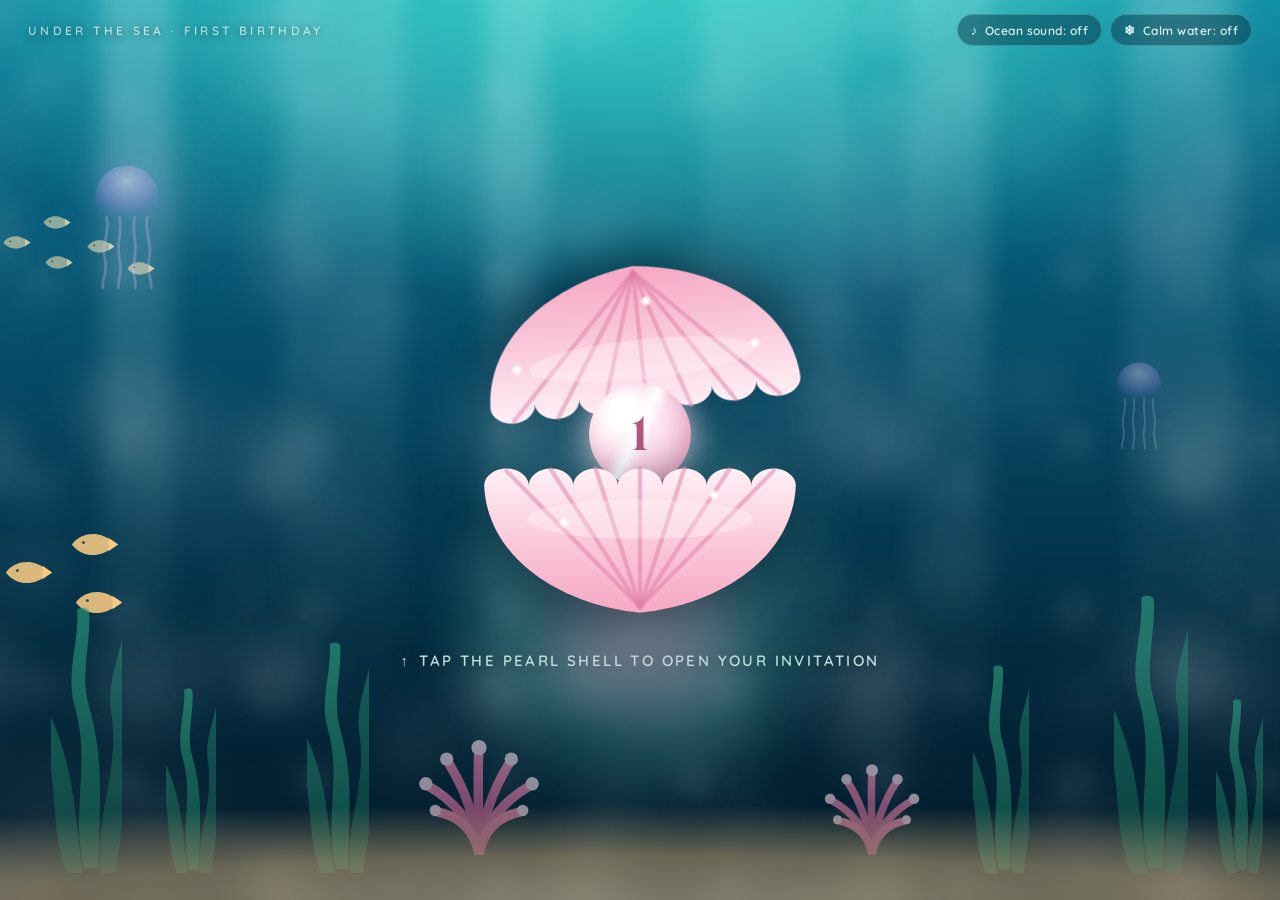
<file: index.html>
<!DOCTYPE html>
<html lang="en">
<head>
<meta charset="UTF-8" />
<meta name="viewport" content="width=device-width, initial-scale=1.0" />
<title>Lavya turns ONE &middot; A Mermaid Birthday Invitation</title>
<meta name="description" content="You are invited under the sea! Lavya's first birthday mermaid party invitation." />
<meta name="theme-color" content="#03202f" />
<link rel="preconnect" href="https://fonts.googleapis.com" />
<link rel="preconnect" href="https://fonts.gstatic.com" crossorigin />
<link href="https://fonts.googleapis.com/css2?family=Gloock&family=Quicksand:wght@400;500;600;700&display=swap" rel="stylesheet" />
<link rel="stylesheet" href="styles.css" />
<link rel="icon" href="data:image/svg+xml,<svg xmlns='http://www.w3.org/2000/svg' viewBox='0 0 100 100'><text y='.9em' font-size='90'>&#127756;</text></svg>" />
</head>
<body>

<!-- ============ OCEAN BACKDROP ============ -->
<div class="ocean" aria-hidden="true">
  <div class="water-tint"></div>
  <div class="caustics"></div>
  <div class="caustics caustics--two"></div>

  <div class="sunrays">
    <span style="--x:8%;  --w:70px;  --d:0s;    --o:.30"></span>
    <span style="--x:22%; --w:120px; --d:-4s;   --o:.20"></span>
    <span style="--x:38%; --w:60px;  --d:-9s;   --o:.26"></span>
    <span style="--x:55%; --w:140px; --d:-2.5s; --o:.16"></span>
    <span style="--x:71%; --w:80px;  --d:-6.5s; --o:.24"></span>
    <span style="--x:88%; --w:110px; --d:-11s;  --o:.18"></span>
  </div>

  <!-- plankton / glitter motes -->
  <div class="motes" id="motes"></div>

  <!-- fish schools -->
  <div class="school school--far">
    <svg class="fish" viewBox="0 0 60 30"><use href="#fish-shape" /></svg>
    <svg class="fish" viewBox="0 0 60 30"><use href="#fish-shape" /></svg>
    <svg class="fish" viewBox="0 0 60 30"><use href="#fish-shape" /></svg>
    <svg class="fish" viewBox="0 0 60 30"><use href="#fish-shape" /></svg>
    <svg class="fish" viewBox="0 0 60 30"><use href="#fish-shape" /></svg>
  </div>
  <div class="school school--near">
    <svg class="fish" viewBox="0 0 60 30"><use href="#fish-shape" /></svg>
    <svg class="fish" viewBox="0 0 60 30"><use href="#fish-shape" /></svg>
    <svg class="fish" viewBox="0 0 60 30"><use href="#fish-shape" /></svg>
  </div>

  <!-- jellyfish -->
  <div class="jelly jelly--1"><svg viewBox="0 0 80 140"><use href="#jelly-shape" /></svg></div>
  <div class="jelly jelly--2"><svg viewBox="0 0 80 140"><use href="#jelly-shape" /></svg></div>

  <!-- sea floor: sand, corals, kelp -->
  <div class="seabed">
    <div class="kelp-field">
      <svg class="kelp" style="--kx:4%;  --ks:1.15; --kd:0s"    viewBox="0 0 60 224"><use href="#kelp-shape" /></svg>
      <svg class="kelp" style="--kx:13%; --ks:.8;   --kd:-1.4s" viewBox="0 0 60 224"><use href="#kelp-shape" /></svg>
      <svg class="kelp" style="--kx:24%; --ks:1;    --kd:-2.2s" viewBox="0 0 60 224"><use href="#kelp-shape" /></svg>
      <svg class="kelp" style="--kx:76%; --ks:.9;   --kd:-.7s"  viewBox="0 0 60 224"><use href="#kelp-shape" /></svg>
      <svg class="kelp" style="--kx:87%; --ks:1.2;  --kd:-3s"   viewBox="0 0 60 224"><use href="#kelp-shape" /></svg>
      <svg class="kelp" style="--kx:95%; --ks:.75;  --kd:-1.9s" viewBox="0 0 60 224"><use href="#kelp-shape" /></svg>
    </div>
    <svg class="coral coral--left"  viewBox="0 0 200 140"><use href="#coral-shape" /></svg>
    <svg class="coral coral--right" viewBox="0 0 200 140"><use href="#coral-shape" /></svg>
    <div class="sand"></div>
  </div>

  <!-- bubbles are injected here -->
  <div class="bubbles" id="bubbles"></div>
</div>

<!-- ============ TOP BAR ============ -->
<header class="topbar">
  <p class="topbar__label">Under the Sea &middot; First Birthday</p>
  <div class="topbar__controls">
    <button id="sound-toggle" class="chip" type="button" aria-pressed="false"
            title="Ambient ocean sound (generated live, no downloads)">
      <span class="chip__icon" aria-hidden="true">&#9834;</span>
      <span class="chip__text">Ocean sound: off</span>
    </button>
    <button id="motion-toggle" class="chip" type="button" aria-pressed="false"
            title="Pause the swimming, drifting and shimmering">
      <span class="chip__icon" aria-hidden="true">&#10052;</span>
      <span class="chip__text">Calm water: off</span>
    </button>
  </div>
</header>

<!-- ============ STAGE ============ -->
<main class="stage">

  <!-- ---- Sealed shell (the "envelope") ---- -->
  <section class="seal" id="seal">
    <div class="seal__glow"></div>

    <button class="shell" id="shell-btn" type="button" aria-expanded="false" aria-controls="card"
            aria-label="Open the invitation">
      <svg class="shell__half shell__half--back" viewBox="0 0 240 118" aria-hidden="true">
        <use href="#shell-shape" />
      </svg>

      <span class="pearl" aria-hidden="true">
        <span class="pearl__shine"></span>
        <span class="pearl__one">1</span>
      </span>

      <svg class="shell__half shell__half--front" viewBox="0 0 240 118" aria-hidden="true">
        <use href="#shell-shape" />
      </svg>

      <span class="shell__sparkles" aria-hidden="true">
        <i style="--sx:12%; --sy:26%; --sd:0s"></i>
        <i style="--sx:82%; --sy:18%; --sd:.6s"></i>
        <i style="--sx:50%; --sy:6%;  --sd:1.1s"></i>
        <i style="--sx:26%; --sy:70%; --sd:1.7s"></i>
        <i style="--sx:70%; --sy:62%; --sd:2.3s"></i>
      </span>
    </button>

    <p class="seal__hint">
      <span class="seal__hint-arrow" aria-hidden="true">&#8593;</span>
      Tap the pearl shell to open your invitation
    </p>
  </section>

  <!-- ---- The invitation ---- -->
  <article class="card" id="card" aria-hidden="true">
    <div class="card__scales" aria-hidden="true"></div>
    <div class="card__shimmer" aria-hidden="true"></div>
    <div class="card__foam" aria-hidden="true"></div>

    <div class="card__inner">
     <div class="card__side">
      <p class="card__eyebrow reveal" style="--r:1">
        <span class="card__eyebrow-line" aria-hidden="true"></span>
        <span class="card__eyebrow-text">A mermaid party is bubbling up</span>
        <span class="card__eyebrow-line" aria-hidden="true"></span>
      </p>

      <h1 class="name reveal" style="--r:2">
        <span class="name__letters" id="name-letters" aria-label="Lavya"></span>
      </h1>

      <p class="turns reveal" style="--r:3">
        is splashing into
        <span class="turns__one">
          <span class="turns__one-text">ONE</span>
          <svg class="turns__crown" viewBox="0 0 120 60" aria-hidden="true"><use href="#crown-shape" /></svg>
        </span>
      </p>

      <div class="tail-wrap reveal" style="--r:4" aria-hidden="true">
        <svg class="tail" viewBox="0 0 320 220"><use href="#tail-shape" /></svg>
        <div class="tail-splash"><i></i><i></i><i></i><i></i><i></i><i></i></div>
      </div>

     </div>

     <div class="card__main">
      <dl class="details">
        <div class="details__item reveal" style="--r:5">
          <dt><span class="details__ico" aria-hidden="true">&#9788;</span>When</dt>
          <dd>
            <span id="d-when">Saturday, 12 September 2026</span><br />
            <span class="details__sub" id="d-time">4:00 pm &ndash; 7:00 pm</span>
          </dd>
        </div>
        <div class="details__item reveal" style="--r:6">
          <dt><span class="details__ico" aria-hidden="true">&#9875;</span>Where</dt>
          <dd>
            <span id="d-where">The Coral Cove Banquet Hall</span><br />
            <span class="details__sub" id="d-address">14 Pearl Street, Seaside Gardens</span>
          </dd>
        </div>
        <div class="details__item reveal" style="--r:7">
          <dt><span class="details__ico" aria-hidden="true">&#10047;</span>Dress code</dt>
          <dd id="d-dress">Ocean blues, seafoam greens &amp; a sprinkle of shimmer</dd>
        </div>
      </dl>

      <p class="note reveal" style="--r:8" id="d-note">
        Bring your fins &mdash; there will be cake, bubbles and a treasure hunt for tiny hands.
      </p>

      <div class="actions reveal" style="--r:9">
        <button class="btn btn--primary" id="rsvp-btn" type="button">
          <span>I&rsquo;ll be there!</span>
        </button>
        <button class="btn btn--ghost" id="cal-btn" type="button">Save the date</button>
        <button class="btn btn--ghost" id="share-btn" type="button">Share</button>
      </div>

      <p class="rsvp-line reveal" style="--r:10">
        RSVP to <a id="d-rsvp-link" href="tel:+910000000000">Mum &amp; Dad</a> by <span id="d-rsvp-by">5 September</span>
      </p>

      <p class="signature reveal" style="--r:11">
        With love, from the little mermaid herself
        <span class="signature__name">Lavya</span>
      </p>
     </div>
    </div>

    <button class="card__close" id="card-close" type="button" aria-label="Close the invitation">&times;</button>
  </article>
</main>

<!-- confetti / celebration layer -->
<div class="celebrate" id="celebrate" aria-hidden="true"></div>

<!-- toast -->
<div class="toast" id="toast" role="status" aria-live="polite"></div>

<!-- cursor bubble trail -->
<div class="trail" id="trail" aria-hidden="true"></div>

<!-- ============ SVG SPRITE ============ -->
<svg class="sprite" aria-hidden="true" focusable="false">
  <defs>
    <linearGradient id="g-shell" x1="0" y1="1" x2="0" y2="0">
      <stop offset="0%"   stop-color="#f7a8c4" />
      <stop offset="45%"  stop-color="#f9c6d8" />
      <stop offset="100%" stop-color="#fff0f6" />
    </linearGradient>
    <linearGradient id="g-tail" x1="0" y1="0" x2="1" y2="1">
      <stop offset="0%"   stop-color="#5ff2d0" />
      <stop offset="40%"  stop-color="#28c2c8" />
      <stop offset="75%"  stop-color="#4b7ede" />
      <stop offset="100%" stop-color="#9a6ce0" />
    </linearGradient>
    <linearGradient id="g-kelp" x1="0" y1="1" x2="0" y2="0">
      <stop offset="0%"   stop-color="#0d5d4e" />
      <stop offset="100%" stop-color="#2fa07f" />
    </linearGradient>
    <linearGradient id="g-coral" x1="0" y1="1" x2="0" y2="0">
      <stop offset="0%"   stop-color="#b0468a" />
      <stop offset="100%" stop-color="#ff8bb5" />
    </linearGradient>
    <linearGradient id="g-crown" x1="0" y1="1" x2="1" y2="0">
      <stop offset="0%"   stop-color="#ffd166" />
      <stop offset="100%" stop-color="#fff3c4" />
    </linearGradient>
    <radialGradient id="g-jelly" cx="50%" cy="30%" r="70%">
      <stop offset="0%"   stop-color="#ffe6fb" stop-opacity=".95" />
      <stop offset="60%"  stop-color="#d09bff" stop-opacity=".55" />
      <stop offset="100%" stop-color="#8f6cff" stop-opacity=".08" />
    </radialGradient>
  </defs>

  <!-- scallop shell: apex (hinge) at bottom centre, scalloped rim at the top -->
  <g id="shell-shape">
    <path fill="url(#g-shell)" d="M120 112C62 106 12 72 10 22a15.72 12 0 0 1 31.43 0a15.72 12 0 0 1 31.43 0a15.72 12 0 0 1 31.43 0a15.72 12 0 0 1 31.43 0a15.72 12 0 0 1 31.43 0a15.72 12 0 0 1 31.43 0a15.72 12 0 0 1 31.43 0C228 72 178 106 120 112Z" />
    <g stroke="#e07fa8" stroke-opacity=".5" stroke-width="3" fill="none" stroke-linecap="round">
      <path d="M120 108 25.7 12" />
      <path d="M120 108 57.1 11" />
      <path d="M120 108 88.6 10" />
      <path d="M120 108V10" />
      <path d="M120 108 151.4 10" />
      <path d="M120 108 182.9 11" />
      <path d="M120 108 214.3 12" />
    </g>
    <ellipse cx="120" cy="46" rx="80" ry="14" fill="#ffffff" fill-opacity=".28" />
  </g>

  <!-- mermaid tail: body tapering into two flukes -->
  <g id="tail-shape">
    <path fill="url(#g-tail)" d="M140 0c-8 40-12 80 6 118C100 130 40 160 12 214c48-8 106-38 148-74 42 36 100 66 148 74-28-54-88-84-134-96 18-38 14-78 6-118Z" />
    <g stroke="#ffffff" stroke-opacity=".35" stroke-width="3" fill="none" stroke-linecap="round">
      <path d="M160 140 60 196" /><path d="M160 140 96 186" /><path d="M160 140 126 168" />
      <path d="M160 140 260 196" /><path d="M160 140 224 186" /><path d="M160 140 194 168" />
    </g>
    <g fill="#ffffff" fill-opacity=".3">
      <circle cx="160" cy="16" r="8" /><circle cx="146" cy="40" r="8" /><circle cx="174" cy="40" r="8" />
      <circle cx="160" cy="64" r="8" /><circle cx="144" cy="88" r="8" /><circle cx="176" cy="88" r="8" />
      <circle cx="160" cy="110" r="7" />
    </g>
    <path fill="#ffffff" fill-opacity=".3" d="M140 0c-5 26-8 52-3 76 2-22 5-46 11-70Z" />
  </g>

  <!-- kelp: a cluster of tapering blades -->
  <g id="kelp-shape">
    <g fill="url(#g-kelp)">
      <path d="M28 220C16 172 34 132 20 84 12 56 24 30 22 2c4-2 8-2 10 1 2 29-8 53 0 81 14 48 8 88 8 136Z" />
      <path opacity=".8" transform="translate(-13 8) rotate(-8 30 220)" d="M28 220C16 172 34 132 20 84 12 56 24 30 22 2c4-2 8-2 10 1 2 29-8 53 0 81 14 48 8 88 8 136Z" />
      <path opacity=".7" transform="translate(14 5) rotate(7 30 220)" d="M28 220C16 172 34 132 20 84 12 56 24 30 22 2c4-2 8-2 10 1 2 29-8 53 0 81 14 48 8 88 8 136Z" />
    </g>
  </g>

  <!-- coral: branching fan with polyp tips -->
  <g id="coral-shape">
    <g stroke="url(#g-coral)" stroke-width="10" stroke-linecap="round" fill="none">
      <path d="M100 138C92 100 66 78 44 66" />
      <path d="M100 138C96 96 80 62 66 40" />
      <path d="M100 138C100 92 98 58 100 28" />
      <path d="M100 138C104 96 120 62 134 40" />
      <path d="M100 138C108 100 134 78 156 66" />
      <path d="M100 138C94 110 76 98 54 94" />
      <path d="M100 138C106 110 124 98 146 94" />
    </g>
    <g fill="#ffe0ee">
      <circle cx="44" cy="65" r="7" /><circle cx="66" cy="39" r="7" /><circle cx="100" cy="27" r="8" />
      <circle cx="134" cy="39" r="7" /><circle cx="156" cy="65" r="7" />
      <circle cx="54" cy="93" r="6" /><circle cx="146" cy="93" r="6" />
    </g>
  </g>

  <!-- fish -->
  <g id="fish-shape">
    <path d="M6 15c8-11 22-13 32-9 8 3 13 8 16 9-3 1-8 6-16 9-10 4-24 2-32-9Z" fill="currentColor" />
    <path d="M54 15 44 8v14l10-7Z" fill="currentColor" />
    <circle cx="18" cy="13" r="1.6" fill="#03202f" fill-opacity=".7" />
  </g>

  <!-- jellyfish -->
  <g id="jelly-shape">
    <path d="M40 4c20 0 34 16 34 34 0 10-4 16-4 22H10c0-6-4-12-4-22C6 20 20 4 40 4Z" fill="url(#g-jelly)" />
    <g stroke="#e2b9ff" stroke-opacity=".55" stroke-width="3" stroke-linecap="round" fill="none">
      <path d="M18 60c4 18-6 26-2 44s-4 22-2 32" />
      <path d="M32 60c3 18-4 28 0 46s-3 20-1 30" />
      <path d="M48 60c-3 18 4 28 0 46s3 20 1 30" />
      <path d="M62 60c-4 18 6 26 2 44s4 22 2 32" />
    </g>
  </g>

  <!-- crown -->
  <g id="crown-shape">
    <path d="M6 54 18 16l20 20L60 6l22 30 20-20 12 38H6Z" fill="url(#g-crown)" />
    <g fill="#fff8e1"><circle cx="18" cy="14" r="6" /><circle cx="60" cy="5" r="7" /><circle cx="102" cy="14" r="6" /></g>
  </g>

  <!-- starfish (confetti) -->
  <path id="star-shape" d="M12 0l3.6 7.6 8.4 1.2-6 5.9 1.4 8.3L12 19l-7.4 4 1.4-8.3-6-5.9 8.4-1.2L12 0Z" />
</svg>

<script src="script.js"></script>
</body>
</html>
</file>
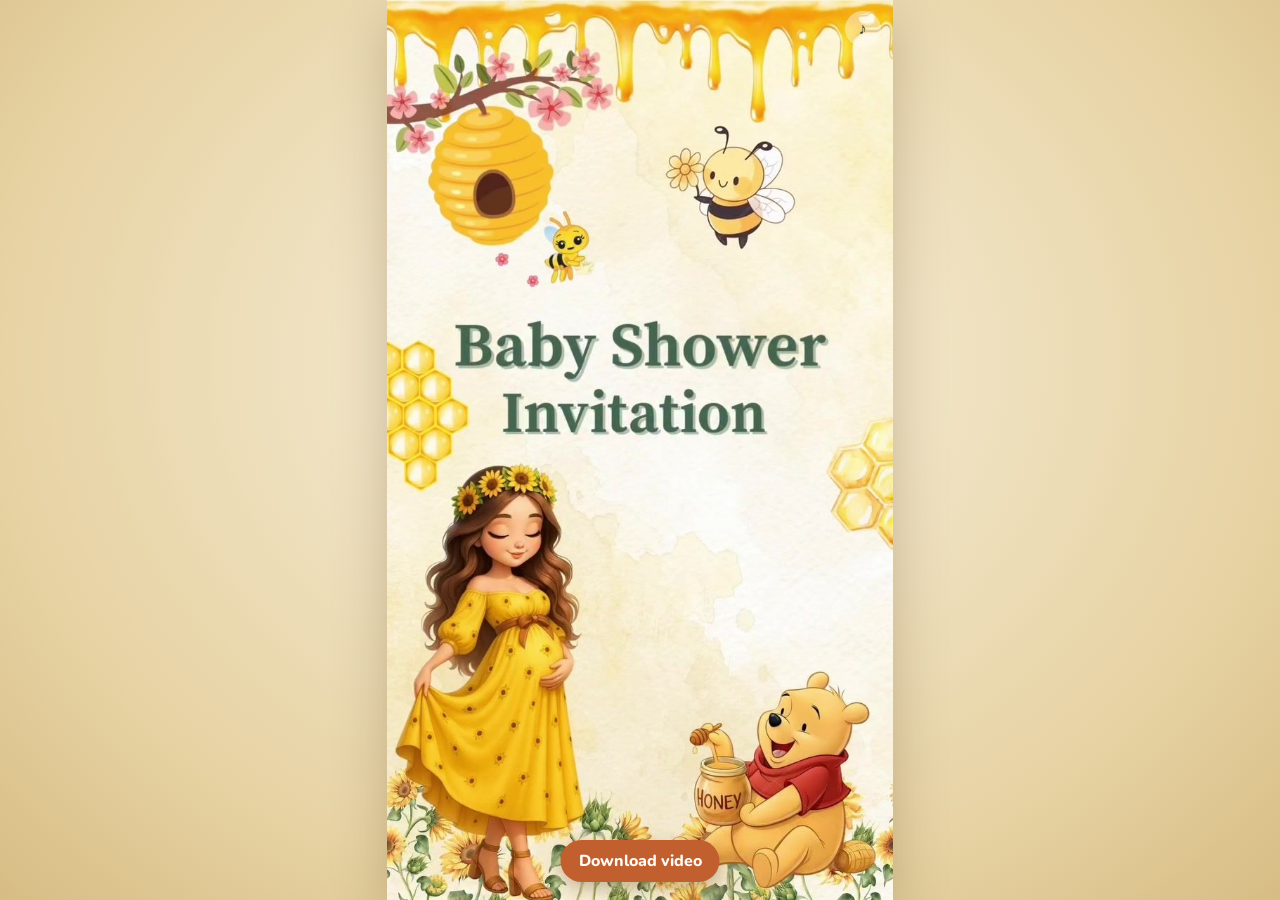
<file: invitation/index.html>
<!DOCTYPE html>
<html lang="en">
<head>
<meta charset="utf-8">
<meta name="viewport" content="width=device-width, initial-scale=1, viewport-fit=cover">
<title>Soumya's Baby Shower</title>
<script>
  if (new URLSearchParams(location.search).get("card") === "1") {
    document.documentElement.classList.add("card-only");
  }
</script>
<link rel="preconnect" href="https://fonts.googleapis.com">
<link rel="preconnect" href="https://fonts.gstatic.com" crossorigin>
<link href="https://fonts.googleapis.com/css2?family=Dancing+Script:wght@600;700&family=Nunito:wght@600;700;800&family=Playfair+Display:ital,wght@0,500;0,700;1,600;1,700&display=swap" rel="stylesheet">
<style>
  :root {
    --green: #3e5346;
    --green-deep: #314438;
    --rust: #c15f2e;
    --line: #a86b32;
    --cream: #f6edd8;
  }
  * { box-sizing: border-box; }
  html, body {
    margin: 0;
    height: 100%;
    background:
      radial-gradient(ellipse at 50% 40%, #f8f1df 0%, #e7d3a4 70%, #d7bc84 100%);
    color: var(--green);
    font-family: "Playfair Display", Georgia, serif;
  }
  body {
    min-height: 100%;
    display: grid;
    place-items: center;
  }
  .phone {
    position: relative;
    width: min(100vw, calc(100dvh * 9 / 16));
    height: min(100dvh, calc(100vw * 16 / 9));
    background: var(--cream);
    overflow: hidden;
    container-type: size;
    box-shadow: 0 18px 50px rgba(90, 60, 20, 0.28);
  }
  .scene {
    position: absolute;
    inset: 0;
    opacity: 0;
    pointer-events: none;
    transition: opacity 0.65s ease;
  }
  .scene.on { opacity: 1; pointer-events: auto; }
  .scene img {
    position: absolute;
    inset: 0;
    width: 100%;
    height: 100%;
    object-fit: cover;
    display: block;
  }
  .layer { opacity: 0; transition: opacity 0.7s ease; }
  .scene.on .layer.show { opacity: 1; }

  .s1 .full { opacity: 0; }
  .scene.on.s1 .full { animation: fade 0.9s ease 0.55s forwards; }

  .copy {
    position: absolute;
    left: 6%;
    right: 6%;
    text-align: center;
    z-index: 2;
  }
  .reveal { opacity: 0; transform: translateY(10px); }
  .scene.on .reveal { animation: rise 0.75s ease forwards; }
  .d1 { animation-delay: 0.25s; }
  .d2 { animation-delay: 0.7s; }
  .d3 { animation-delay: 1.15s; }
  .d4 { animation-delay: 1.7s; }
  .d5 { animation-delay: 2.25s; }
  .d6 { animation-delay: 2.75s; }
  .scene.on .d1 { animation-delay: 0.25s; }
  .scene.on .d2 { animation-delay: 0.7s; }
  .scene.on .d3 { animation-delay: 1.15s; }
  .scene.on .d4 { animation-delay: 1.7s; }
  .scene.on .d5 { animation-delay: 2.25s; }
  .scene.on .d6 { animation-delay: 2.75s; }

  .script {
    font-family: "Dancing Script", cursive;
    font-weight: 700;
    color: var(--rust);
    line-height: 1.15;
    margin: 0;
  }
  .green-script {
    font-family: "Playfair Display", Georgia, serif;
    font-style: italic;
    font-weight: 600;
    color: var(--green);
    margin: 0;
    line-height: 1.15;
  }
  .serif {
    font-family: "Playfair Display", Georgia, serif;
    font-weight: 700;
    color: var(--green-deep);
    margin: 0;
  }

  /* Welcome card */
  .s2 .copy { top: 44.2%; left: 8%; right: 8%; }
  .s2 .welcome { font-size: 5.5cqh; }
  .s2 .who {
    font-size: 4.35cqh;
    margin-top: 0.15cqh;
    white-space: nowrap;
  }

  /* Parents */
  .s4 .copy { top: 26.6%; left: 4%; right: 4%; }
  .s4 .blessed { font-size: 4.35cqh; white-space: nowrap; }
  .s4 .names {
    font-size: 5cqh;
    margin-top: 1.8cqh;
    color: #4d6154;
    white-space: nowrap;
  }

  /* Date and venue */
  .s5 .copy { top: 25.4%; left: 5%; right: 5%; }
  .s5 .shower { font-size: 6.6cqh; }
  .s5 .on {
    font-family: "Nunito", sans-serif;
    font-weight: 800;
    color: var(--rust);
    font-size: 3.3cqh;
    margin: 1.1cqh 0 0.7cqh;
    letter-spacing: 0.02em;
  }
  .date-block {
    display: grid;
    grid-template-columns: 1fr auto 1fr;
    align-items: center;
    column-gap: 2cqw;
    margin-top: 0.4cqh;
  }
  .date-word {
    justify-self: stretch;
    text-align: center;
    font-size: 3.35cqh;
    letter-spacing: 0.01em;
    padding: 0.55cqh 0.4cqh 0.4cqh;
    border-top: 0.22cqh solid var(--line);
    border-bottom: 0.22cqh solid var(--line);
  }
  .num-col { display: flex; flex-direction: column; align-items: center; }
  .date-num {
    font-size: 6.1cqh;
    line-height: 0.8;
    font-weight: 700;
  }
  .year {
    font-family: "Nunito", sans-serif;
    font-weight: 700;
    font-size: 2cqh;
    letter-spacing: 0.06em;
    margin-top: 0.15cqh;
    color: var(--green);
  }
  .s6 .invited { animation-delay: 2.5s; }
  .s6 .family { animation-delay: 3.15s; }
  .when {
    font-family: "Nunito", sans-serif;
    font-weight: 700;
    font-size: 2.7cqh;
    margin: 2.2cqh 0 0;
    letter-spacing: 0.01em;
    color: var(--green-deep);
  }
  .venue-label {
    font-size: 4.6cqh;
    margin-top: 1.5cqh;
  }
  .addr {
    font-weight: 700;
    font-size: 2.85cqh;
    line-height: 1.35;
    margin-top: 0.8cqh;
    color: var(--green-deep);
  }

  /* Closing */
  .s6 .copy { top: 52%; }
  .s6 .invited { font-size: 4.2cqh; }
  .s6 .family {
    font-size: 4.5cqh;
    margin-top: 1.1cqh;
    letter-spacing: 0.01em;
  }

  .hud {
    position: absolute;
    z-index: 5;
    left: 0;
    right: 0;
    bottom: 1.4cqh;
    display: flex;
    justify-content: center;
    gap: 1.4cqh;
    opacity: 0;
    transition: opacity 0.3s ease;
  }
  .phone:hover .hud, .phone:focus-within .hud, .hud.show { opacity: 1; }
  .hud button {
    width: 1.5cqh;
    height: 1.5cqh;
    border-radius: 50%;
    border: 0;
    padding: 0;
    background: rgba(62, 83, 70, 0.35);
    cursor: pointer;
  }
  .hud button.on { background: #c15f2e; }
  html.card-only,
  html.card-only body {
    background: var(--cream);
  }
  html.card-only .phone {
    width: 100vw;
    height: 100dvh;
    box-shadow: none;
  }
  html.card-only .sound,
  html.card-only .hud,
  html.card-only .download {
    display: none;
  }
  .download {
    position: fixed;
    z-index: 20;
    left: 50%;
    bottom: 18px;
    transform: translateX(-50%);
    background: #c15f2e;
    color: #fffaf3;
    font-family: "Nunito", sans-serif;
    font-weight: 800;
    font-size: 16px;
    text-decoration: none;
    padding: 10px 18px;
    border-radius: 999px;
    box-shadow: 0 6px 16px rgba(90, 40, 10, 0.28);
  }
  .sound {
    position: absolute;
    z-index: 5;
    top: 1.2cqh;
    right: 1.4cqh;
    width: 4cqh;
    height: 4cqh;
    border-radius: 50%;
    border: 0;
    background: rgba(255, 250, 240, 0.45);
    color: var(--green-deep);
    font-size: 1.8cqh;
    cursor: pointer;
  }
  .sr-only {
    position: absolute;
    width: 1px;
    height: 1px;
    padding: 0;
    margin: -1px;
    overflow: hidden;
    clip: rect(0,0,0,0);
    border: 0;
  }
  @keyframes fade { to { opacity: 1; } }
  @keyframes rise { to { opacity: 1; transform: none; } }
  @media (prefers-reduced-motion: reduce) {
    .scene, .layer, .reveal, .s1 .full { animation: none !important; transition: none !important; }
    .scene.on .reveal, .scene.on.s1 .full, .scene.on .layer.show { opacity: 1; transform: none; }
  }
</style>
</head>
<body>
  <main class="phone" id="stage">
    <section class="scene s1" data-dur="5400">
      <img src="assets/s1-open.jpg" alt="">
      <img class="full" src="assets/s1-full.jpg" alt="">
      <p class="sr-only">Baby Shower Invitation</p>
    </section>

    <section class="scene s2" data-dur="4200">
      <img src="assets/s2.jpg" alt="">
      <div class="copy">
        <p class="script welcome reveal d1">Welcome to</p>
        <p class="script who reveal d2">Soumya's Baby Shower</p>
      </div>
    </section>

    <section class="scene s3" data-dur="7000">
      <img class="layer l0" src="assets/s3-a.jpg" alt="">
      <img class="layer l1" src="assets/s3-b.jpg" alt="">
      <img class="layer l2" src="assets/s3-c.jpg" alt="">
      <img class="layer l3" src="assets/s3-d.jpg" alt="">
      <p class="sr-only">The Best Phase of our life is about to begin. From being wife and husband to being called Mom and Dad.</p>
    </section>

    <section class="scene s4" data-dur="5200">
      <img src="assets/s4.jpg" alt="">
      <div class="copy">
        <p class="script blessed reveal d1">Blessed Parents-to-bee</p>
        <p class="green-script names reveal d2">Tushar &amp; Soumya</p>
      </div>
    </section>

    <section class="scene s5" data-dur="8200">
      <img src="assets/s5.jpg" alt="">
      <div class="copy">
        <p class="green-script shower reveal d1">Baby Shower</p>
        <p class="on reveal d2">On</p>
        <div class="date-block reveal d3">
          <span class="serif date-word">Sunday</span>
          <span class="num-col">
            <span class="serif date-num">29</span>
            <span class="year">2026</span>
          </span>
          <span class="serif date-word">November</span>
        </div>
        <p class="when reveal d4">5 PM Onwards</p>
        <p class="script venue-label reveal d5">:: Venue ::</p>
        <p class="serif addr reveal d6">At Our Own Residence<br>Chowk Bazar,<br>Jugsalai</p>
      </div>
    </section>

    <section class="scene s6" data-dur="6800">
      <img class="layer a" src="assets/s6-a.jpg" alt="">
      <img class="layer b" src="assets/s6-b.jpg" alt="">
      <div class="copy">
        <p class="script invited reveal d3">:: Invited by::</p>
        <p class="serif family reveal d4">Agarwal Family</p>
      </div>
      <p class="sr-only">Awaiting your gracious presence. Invited by Agarwal Family.</p>
    </section>

    <button class="sound" id="sound" type="button" aria-label="Play music">♪</button>
    <div class="hud" id="hud">
      <button type="button" data-go="0" aria-label="Opening"></button>
      <button type="button" data-go="1" aria-label="Welcome"></button>
      <button type="button" data-go="2" aria-label="Message"></button>
      <button type="button" data-go="3" aria-label="Parents"></button>
      <button type="button" data-go="4" aria-label="When and where"></button>
      <button type="button" data-go="5" aria-label="Invitation"></button>
    </div>
  </main>
  <a class="download" id="download" href="Soumyas-Baby-Shower.mp4" download="Soumyas-Baby-Shower.mp4">Download video</a>
<script>
(function () {
  const scenes = Array.from(document.querySelectorAll(".scene"));
  const dots = Array.from(document.querySelectorAll(".hud button"));
  const hud = document.getElementById("hud");
  let index = 0;
  let timer = 0;
  let playing = true;
  const params = new URLSearchParams(location.search);
  if (params.has("at")) {
    index = Math.max(0, Math.min(scenes.length - 1, Number(params.get("at")) || 0));
    playing = params.get("play") === "1";
    hud.classList.add("show");
  }

  function restartReveals(scene) {
    scene.querySelectorAll(".reveal").forEach((el) => {
      el.style.animation = "none";
      void el.offsetWidth;
      el.style.animation = "";
    });
  }

  function setLayers(scene) {
    const layers = scene.querySelectorAll(".layer");
    layers.forEach((el) => el.classList.remove("show"));
    if (!layers.length) return;
    const steps = layers.length;
    const dur = Number(scene.dataset.dur);
    const show = (n) => {
      if (!scene.classList.contains("on")) return;
      layers.forEach((el, i) => el.classList.toggle("show", i === n));
    };
    show(0);
    for (let n = 1; n < steps; n++) {
      setTimeout(() => show(n), Math.round((dur * n) / (steps + 0.4)));
    }
  }

  function show(i) {
    index = (i + scenes.length) % scenes.length;
    scenes.forEach((scene, n) => scene.classList.toggle("on", n === index));
    dots.forEach((dot, n) => dot.classList.toggle("on", n === index));
    const scene = scenes[index];
    restartReveals(scene);
    setLayers(scene);
    clearTimeout(timer);
    if (playing) timer = setTimeout(() => show(index + 1), Number(scene.dataset.dur));
  }

  dots.forEach((dot) => {
    dot.addEventListener("click", () => {
      playing = true;
      show(Number(dot.dataset.go));
    });
  });

  document.getElementById("stage").addEventListener("click", (event) => {
    if (event.target.closest(".hud, .sound")) return;
    const rect = event.currentTarget.getBoundingClientRect();
    const x = event.clientX - rect.left;
    playing = true;
    show(x < rect.width * 0.35 ? index - 1 : index + 1);
  });

  document.addEventListener("keydown", (event) => {
    if (event.key === "ArrowRight") show(index + 1);
    if (event.key === "ArrowLeft") show(index - 1);
    if (event.key === " ") {
      event.preventDefault();
      playing = !playing;
      if (playing) show(index);
      else clearTimeout(timer);
    }
  });

  const soundBtn = document.getElementById("sound");
  let audioCtx = null;
  let musicTimer = 0;
  let musicOn = false;
  const melody = [262, 294, 330, 392, 330, 294, 349, 330, 294, 262, 294, 330];

  function startMusic() {
    if (!audioCtx) audioCtx = new (window.AudioContext || window.webkitAudioContext)();
    audioCtx.resume();
    let step = 0;
    clearInterval(musicTimer);
    musicTimer = setInterval(() => {
      if (!musicOn) return;
      const osc = audioCtx.createOscillator();
      const gain = audioCtx.createGain();
      osc.type = "sine";
      osc.frequency.value = melody[step % melody.length];
      gain.gain.setValueAtTime(0.0001, audioCtx.currentTime);
      gain.gain.exponentialRampToValueAtTime(0.04, audioCtx.currentTime + 0.05);
      gain.gain.exponentialRampToValueAtTime(0.0001, audioCtx.currentTime + 0.7);
      osc.connect(gain).connect(audioCtx.destination);
      osc.start();
      osc.stop(audioCtx.currentTime + 0.75);
      step++;
    }, 520);
  }

  soundBtn.addEventListener("click", () => {
    musicOn = !musicOn;
    soundBtn.setAttribute("aria-label", musicOn ? "Pause music" : "Play music");
    soundBtn.style.color = musicOn ? "#c15f2e" : "";
    if (musicOn) startMusic();
    else clearInterval(musicTimer);
  });

  const downloadLink = document.getElementById("download");
  downloadLink.addEventListener("click", async (event) => {
    event.preventDefault();
    event.stopPropagation();
    const name = "Soumyas-Baby-Shower.mp4";
    try {
      const response = await fetch(name);
      if (!response.ok) throw new Error("missing");
      const blob = await response.blob();
      const url = URL.createObjectURL(blob);
      const saver = document.createElement("a");
      saver.href = url;
      saver.download = name;
      document.body.appendChild(saver);
      saver.click();
      saver.remove();
      setTimeout(() => URL.revokeObjectURL(url), 2000);
    } catch (err) {
      window.location.href = downloadLink.href;
    }
  });

  show(index);
})();
</script>
</body>
</html>
</file>
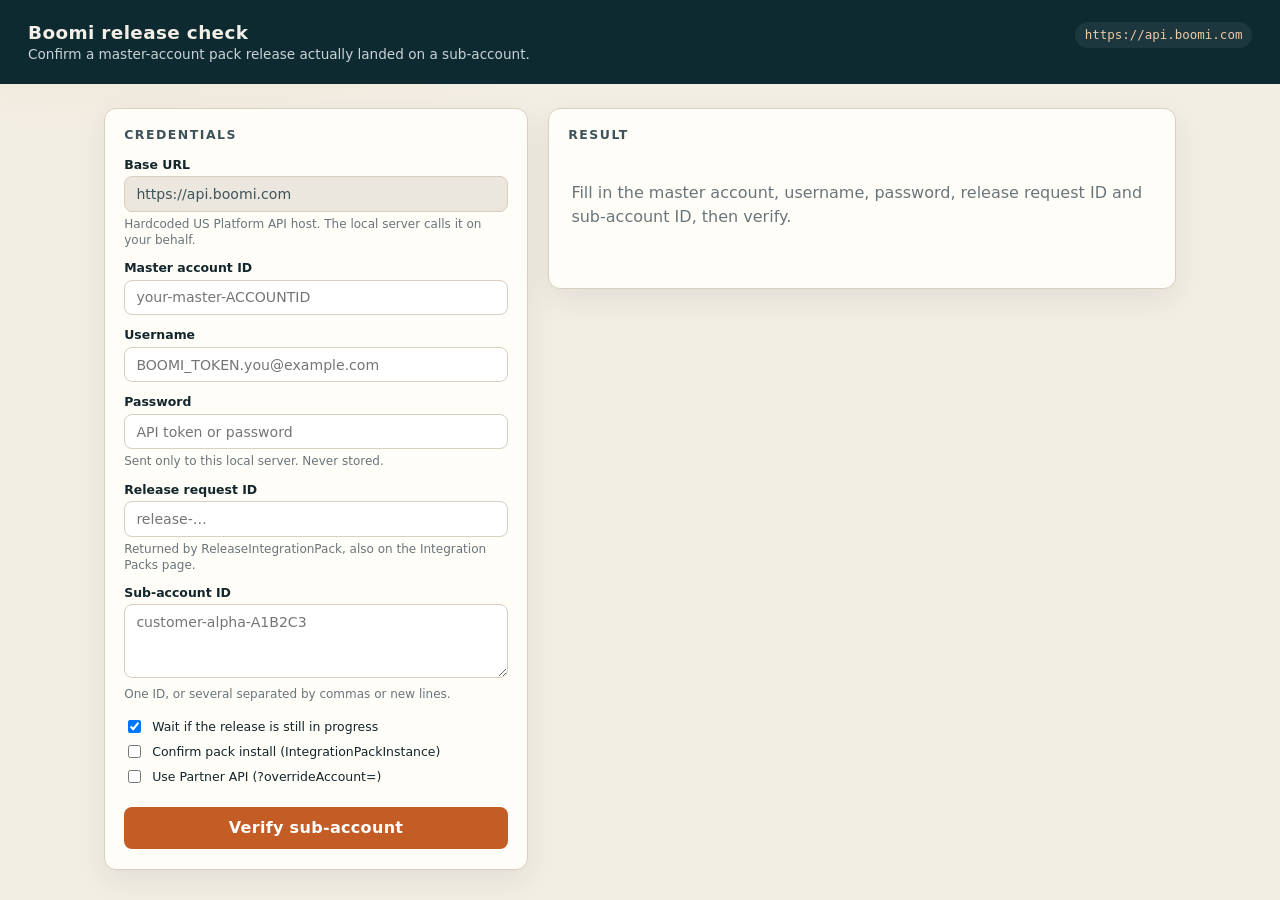
<file: boomi_release_check/static/index.html>
<!DOCTYPE html>
<html lang="en">
<head>
  <meta charset="utf-8">
  <meta name="viewport" content="width=device-width, initial-scale=1">
  <title>Boomi release check</title>
  <style>
    :root {
      --ink: #12262c;
      --ink-soft: #3d5359;
      --header: #0e2a31;
      --paper: #f3eee4;
      --card: #fffdf8;
      --line: #d8cfc0;
      --terra: #c45c26;
      --terra-hover: #a64918;
      --ok: #1b7a4c;
      --ok-bg: #e4f4eb;
      --warn: #a86a12;
      --warn-bg: #f8eedb;
      --bad: #b3332a;
      --bad-bg: #f8e4e2;
      --muted: #6a757a;
      --muted-bg: #ece7de;
      --shadow: 0 10px 30px rgba(18, 38, 44, 0.08);
    }
    * { box-sizing: border-box; }
    html, body { margin: 0; padding: 0; }
    body {
      font-family: "Segoe UI", system-ui, -apple-system, sans-serif;
      background:
        radial-gradient(1200px 400px at 10% -10%, #e7d7c2 0%, transparent 55%),
        var(--paper);
      color: var(--ink);
      min-height: 100vh;
    }
    header {
      background: var(--header);
      color: #f4efe6;
      padding: 1.35rem 1.75rem;
      display: flex;
      justify-content: space-between;
      align-items: baseline;
      gap: 1rem;
    }
    header h1 {
      margin: 0;
      font-size: 1.15rem;
      font-weight: 650;
      letter-spacing: 0.02em;
    }
    header p {
      margin: 0.2rem 0 0;
      color: #c9d3d6;
      font-size: 0.85rem;
    }
    header .host {
      font-family: ui-monospace, SFMono-Regular, Menlo, Consolas, monospace;
      font-size: 0.78rem;
      color: #f0c9a8;
      background: rgba(255,255,255,0.06);
      padding: 0.35rem 0.6rem;
      border-radius: 999px;
    }
    main {
      max-width: 1120px;
      margin: 0 auto;
      padding: 1.5rem;
      display: grid;
      grid-template-columns: 26.5rem 1fr;
      gap: 1.25rem;
      align-items: start;
    }
    @media (max-width: 860px) {
      main { grid-template-columns: 1fr; padding: 1rem; }
      header { flex-direction: column; }
    }
    .card {
      background: var(--card);
      border: 1px solid var(--line);
      border-radius: 12px;
      box-shadow: var(--shadow);
      padding: 1.15rem 1.2rem 1.3rem;
    }
    .card h2 {
      margin: 0 0 0.9rem;
      font-size: 0.78rem;
      text-transform: uppercase;
      letter-spacing: 0.12em;
      color: var(--ink-soft);
    }
    label {
      display: block;
      font-size: 0.78rem;
      font-weight: 650;
      margin: 0.75rem 0 0.28rem;
    }
    input, textarea {
      width: 100%;
      border: 1px solid var(--line);
      background: #fff;
      color: var(--ink);
      border-radius: 8px;
      padding: 0.55rem 0.7rem;
      font: inherit;
      font-size: 0.88rem;
    }
    input:focus, textarea:focus {
      outline: 2px solid #c45c2680;
      border-color: var(--terra);
    }
    input[readonly] {
      background: var(--muted-bg);
      color: var(--ink-soft);
      cursor: default;
    }
    textarea { min-height: 4.6rem; resize: vertical; }
    .hint {
      color: var(--muted);
      font-size: 0.75rem;
      margin: 0.25rem 0 0;
      line-height: 1.35;
    }
    .checks {
      display: flex;
      flex-direction: column;
      gap: 0.4rem;
      margin: 0.9rem 0 0.3rem;
    }
    .checks label {
      display: flex;
      align-items: center;
      gap: 0.5rem;
      font-weight: 500;
      margin: 0;
    }
    .checks input { width: auto; }
    button {
      margin-top: 1rem;
      width: 100%;
      border: 0;
      background: var(--terra);
      color: #fff;
      font: inherit;
      font-weight: 700;
      letter-spacing: 0.02em;
      padding: 0.7rem 1rem;
      border-radius: 8px;
      cursor: pointer;
    }
    button:hover { background: var(--terra-hover); }
    button:disabled { opacity: 0.6; cursor: wait; }
    .banner {
      display: none;
      margin-bottom: 0.9rem;
      padding: 0.7rem 0.8rem;
      border-radius: 8px;
      font-size: 0.9rem;
    }
    .banner.show { display: block; }
    .banner.error { background: var(--bad-bg); color: var(--bad); }
    .empty {
      color: var(--muted);
      padding: 1.4rem 0.2rem;
      line-height: 1.5;
    }
    .kvs {
      display: grid;
      grid-template-columns: 10rem 1fr;
      gap: 0.35rem 0.8rem;
      font-size: 0.9rem;
      margin-bottom: 1rem;
    }
    .kvs dt { color: var(--muted); }
    .kvs dd { margin: 0; font-family: ui-monospace, SFMono-Regular, Menlo, Consolas, monospace; word-break: break-all; }
    .pill {
      display: inline-block;
      font-size: 0.72rem;
      font-weight: 700;
      letter-spacing: 0.04em;
      padding: 0.18rem 0.5rem;
      border-radius: 999px;
      vertical-align: middle;
    }
    .UP_TO_DATE, .MATCH { background: var(--ok-bg); color: var(--ok); }
    .PARTIAL { background: var(--warn-bg); color: var(--warn); }
    .OUT_OF_DATE, .MISMATCH, .ERROR { background: var(--bad-bg); color: var(--bad); }
    .NOT_DEPLOYED, .NOT_INSTALLED { background: var(--muted-bg); color: var(--muted); }
    .account {
      border-top: 1px solid var(--line);
      padding: 0.9rem 0 0.2rem;
    }
    .account h3 {
      margin: 0 0 0.55rem;
      font-size: 1rem;
      display: flex;
      flex-wrap: wrap;
      gap: 0.5rem;
      align-items: center;
    }
    table {
      width: 100%;
      border-collapse: collapse;
      font-size: 0.82rem;
      margin: 0.3rem 0 0.6rem;
    }
    th, td {
      text-align: left;
      padding: 0.4rem 0.45rem;
      border-bottom: 1px solid var(--line);
      vertical-align: top;
    }
    th { color: var(--muted); font-weight: 650; font-size: 0.72rem; letter-spacing: 0.06em; text-transform: uppercase; }
    td.code { font-family: ui-monospace, SFMono-Regular, Menlo, Consolas, monospace; }
    .summary {
      display: flex;
      flex-wrap: wrap;
      gap: 0.4rem;
      margin: 0 0 1rem;
    }
  </style>
</head>
<body>
  <header>
    <div>
      <h1>Boomi release check</h1>
      <p>Confirm a master-account pack release actually landed on a sub-account.</p>
    </div>
    <div class="host" id="hostLabel">https://api.boomi.com</div>
  </header>
  <main>
    <form class="card" id="form" autocomplete="off">
      <h2>Credentials</h2>
      <label for="baseUrl">Base URL</label>
      <input id="baseUrl" name="baseUrl" value="https://api.boomi.com" readonly>
      <p class="hint">Hardcoded US Platform API host. The local server calls it on your behalf.</p>

      <label for="accountId">Master account ID</label>
      <input id="accountId" name="accountId" required placeholder="your-master-ACCOUNTID">

      <label for="username">Username</label>
      <input id="username" name="username" required placeholder="BOOMI_TOKEN.you@example.com">

      <label for="password">Password</label>
      <input id="password" name="password" type="password" required placeholder="API token or password">
      <p class="hint">Sent only to this local server. Never stored.</p>

      <label for="requestId">Release request ID</label>
      <input id="requestId" name="requestId" required placeholder="release-…">
      <p class="hint">Returned by ReleaseIntegrationPack, also on the Integration Packs page.</p>

      <label for="subAccountId">Sub-account ID</label>
      <textarea id="subAccountId" name="subAccountId" required placeholder="customer-alpha-A1B2C3"></textarea>
      <p class="hint">One ID, or several separated by commas or new lines.</p>

      <div class="checks">
        <label><input type="checkbox" id="wait" checked> Wait if the release is still in progress</label>
        <label><input type="checkbox" id="checkInstances"> Confirm pack install (IntegrationPackInstance)</label>
        <label><input type="checkbox" id="partnerApi"> Use Partner API (?overrideAccount=)</label>
      </div>
      <button type="submit" id="submit">Verify sub-account</button>
    </form>

    <section class="card" id="results">
      <h2>Result</h2>
      <div class="banner" id="banner"></div>
      <div id="body">
        <p class="empty">Fill in the master account, username, password, release request ID and sub-account ID, then verify.</p>
      </div>
    </section>
  </main>
  <script>
    const form = document.getElementById("form");
    const bodyEl = document.getElementById("body");
    const banner = document.getElementById("banner");
    const submit = document.getElementById("submit");
    function showBanner(text, kind) {
      banner.className = "banner show " + (kind || "error");
      banner.textContent = text;
    }
    function hideBanner() {
      banner.className = "banner";
      banner.textContent = "";
    }
    function pill(status) {
      const el = document.createElement("span");
      el.className = "pill " + (status || "");
      el.textContent = status || "UNKNOWN";
      return el;
    }
    function render(report) {
      const release = report.release || {};
      const wrap = document.createElement("div");

      const kvs = document.createElement("dl");
      kvs.className = "kvs";
      const rows = [
        ["Pack", release.name || "—"],
        ["Request ID", release.requestId || "—"],
        ["Release status", release.releaseStatus || "—"],
        ["Generated", report.generatedAt || "—"],
      ];
      rows.forEach(([k, v]) => {
        const dt = document.createElement("dt");
        dt.textContent = k;
        const dd = document.createElement("dd");
        dd.textContent = v;
        kvs.append(dt, dd);
      });
      wrap.appendChild(kvs);

      if (release.components && release.components.length) {
        const table = document.createElement("table");
        table.innerHTML = "<thead><tr><th>Released component</th><th>Version</th></tr></thead>";
        const tb = document.createElement("tbody");
        release.components.forEach((c) => {
          const tr = document.createElement("tr");
          tr.innerHTML = `<td class="code">${escapeHtml(c.componentId)}</td><td class="code">${escapeHtml(c.releasedVersion || "—")}</td>`;
          tb.appendChild(tr);
        });
        table.appendChild(tb);
        wrap.appendChild(table);
      }

      const summary = document.createElement("div");
      summary.className = "summary";
      Object.entries(report.summary || {}).forEach(([key, count]) => {
        if (!count || key === "TOTAL") return;
        const bit = pill(key);
        bit.textContent = key + " × " + count;
        summary.appendChild(bit);
      });
      wrap.appendChild(summary);

      (report.accounts || []).forEach((account) => {
        const block = document.createElement("div");
        block.className = "account";
        const h = document.createElement("h3");
        const title = document.createElement("span");
        title.textContent = account.accountName
          ? account.accountName + "  " + account.accountId
          : account.accountId;
        h.append(title, pill(account.status));
        block.appendChild(h);
        if (account.error) {
          const err = document.createElement("p");
          err.className = "hint";
          err.textContent = account.error;
          block.appendChild(err);
        }
        const table = document.createElement("table");
        table.innerHTML = "<thead><tr><th>Component</th><th>Expected</th><th>Deployed</th><th>Status</th><th>Environments</th></tr></thead>";
        const tb = document.createElement("tbody");
        (account.checks || []).forEach((check) => {
          const tr = document.createElement("tr");
          const statusCell = document.createElement("td");
          statusCell.appendChild(pill(check.status));
          if (check.drift) {
            const drift = document.createElement("div");
            drift.className = "hint";
            drift.textContent = check.drift;
            statusCell.appendChild(drift);
          }
          tr.innerHTML =
            `<td class="code">${escapeHtml(check.componentId)}</td>` +
            `<td class="code">${escapeHtml(check.expectedVersion || "—")}</td>` +
            `<td class="code">${escapeHtml(check.deployedVersion || "—")}</td>`;
          tr.appendChild(statusCell);
          const env = document.createElement("td");
          env.className = "code";
          env.textContent = (check.environmentIds || []).join(", ") || "—";
          tr.appendChild(env);
          tb.appendChild(tr);
        });
        table.appendChild(tb);
        block.appendChild(table);
        wrap.appendChild(block);
      });

      bodyEl.innerHTML = "";
      bodyEl.appendChild(wrap);
    }
    function escapeHtml(value) {
      return String(value)
        .replace(/&/g, "&amp;")
        .replace(/</g, "&lt;")
        .replace(/>/g, "&gt;")
        .replace(/"/g, "&quot;");
    }

    form.addEventListener("submit", async (event) => {
      event.preventDefault();
      hideBanner();
      submit.disabled = true;
      submit.textContent = "Verifying…";
      const payload = {
        accountId: document.getElementById("accountId").value.trim(),
        username: document.getElementById("username").value.trim(),
        password: document.getElementById("password").value,
        requestId: document.getElementById("requestId").value.trim(),
        subAccountId: document.getElementById("subAccountId").value.trim(),
        wait: document.getElementById("wait").checked,
        checkInstances: document.getElementById("checkInstances").checked,
        partnerApi: document.getElementById("partnerApi").checked,
      };
      try {
        const response = await fetch("/api/verify", {
          method: "POST",
          headers: { "Content-Type": "application/json", Accept: "application/json" },
          body: JSON.stringify(payload),
        });
        const data = await response.json();
        if (!response.ok) {
          bodyEl.innerHTML = '<p class="empty">No report. Fix the error and try again.</p>';
          showBanner(data.error || ("Request failed (" + response.status + ")"), "error");
          return;
        }
        hideBanner();
        render(data);
        if (data.hasOwnProperty("upToDate") && !data.upToDate) {
          showBanner("Verification finished, but at least one sub-account is not on the released version.", "error");
          banner.classList.add("show");
          banner.style.background = "var(--warn-bg)";
          banner.style.color = "var(--warn)";
        }
      } catch (err) {
        showBanner(String(err), "error");
      } finally {
        submit.disabled = false;
        submit.textContent = "Verify sub-account";
      }
    });
  </script>
</body>
</html>
</file>
<file: styles.css>
/* =========================================================
   Lavya turns ONE - mermaid birthday invitation
   Palette: deep sea navy -> teal -> seafoam, with pearl pink
   ========================================================= */

:root {
  --deep:        #021826;
  --deep-2:      #04283c;
  --sea:         #0a6079;
  --teal:        #12a8a0;
  --seafoam:     #7ff0d8;
  --shell:       #ffd9e8;
  --pearl:       #fff6fb;
  --gold:        #ffd166;
  --violet:      #9a6ce0;

  --ink:         #06303f;
  --ink-soft:    #2b6b7c;

  --font-display: "Gloock", "Georgia", serif;
  --font-body:    "Quicksand", "Trebuchet MS", sans-serif;

  --card-w: min(560px, 92vw);
}

*, *::before, *::after { box-sizing: border-box; }

html, body { height: 100%; }

body {
  margin: 0;
  font-family: var(--font-body);
  color: var(--pearl);
  background: var(--deep);
  overflow: hidden;
  -webkit-font-smoothing: antialiased;
}

.sprite { position: absolute; width: 0; height: 0; overflow: hidden; }

/* =========================================================
   OCEAN BACKDROP
   ========================================================= */

.ocean {
  position: fixed;
  inset: 0;
  overflow: hidden;
  background:
    radial-gradient(120% 80% at 50% -10%, #2ad0c9 0%, transparent 55%),
    linear-gradient(180deg, #0d7e9b 0%, #075f7d 22%, #04425c 48%, #032b40 72%, var(--deep) 100%);
}

/* slow breathing tint so the water never feels static */
.water-tint {
  position: absolute;
  inset: -10%;
  background: radial-gradient(60% 50% at 50% 0%, rgba(127, 240, 216, .28), transparent 70%);
  animation: tide 14s ease-in-out infinite;
}
@keyframes tide {
  0%, 100% { opacity: .55; transform: translateY(0) scale(1); }
  50%      { opacity: .95; transform: translateY(-2%) scale(1.06); }
}

/* dappled sunlight on the water: soft light pools at several scales,
   two layers drifting against each other so the pattern never repeats visibly */
.caustics {
  position: absolute;
  inset: -30%;
  opacity: .22;
  mix-blend-mode: screen;
  background-image:
    radial-gradient(closest-side circle at 22% 28%, rgba(255,255,255,.55), transparent),
    radial-gradient(closest-side circle at 68% 18%, rgba(255,255,255,.38), transparent),
    radial-gradient(closest-side circle at 46% 68%, rgba(255,255,255,.48), transparent),
    radial-gradient(closest-side circle at 84% 78%, rgba(255,255,255,.32), transparent);
  background-size: 300px 220px, 190px 170px, 360px 260px, 230px 200px;
  filter: blur(9px);
  animation: caustic-drift 26s ease-in-out infinite;
}
.caustics--two {
  opacity: .13;
  rotate: 24deg;
  background-size: 520px 400px, 270px 240px, 210px 190px, 420px 330px;
  filter: blur(14px);
  animation-duration: 41s;
  animation-direction: reverse;
}
@keyframes caustic-drift {
  0%   { transform: translate3d(0, 0, 0) scale(1); }
  50%  { transform: translate3d(-4%, 3%, 0) scale(1.08); }
  100% { transform: translate3d(0, 0, 0) scale(1); }
}

/* Pointer parallax. These use the independent `translate` property so they
   compose with the drifting `transform` animations instead of fighting them. */
.caustics { translate: calc(var(--px, 0) * 8px)   calc(var(--py, 0) * 6px); }
.sunrays  { translate: calc(var(--px, 0) * 18px)  calc(var(--py, 0) * 8px); }
.motes    { translate: calc(var(--px, 0) * 26px)  calc(var(--py, 0) * 14px); }
.seabed   { translate: calc(var(--px, 0) * -14px) calc(var(--py, 0) * -6px); }
.jelly    { translate: calc(var(--px, 0) * 34px)  calc(var(--py, 0) * 18px); }
.caustics, .sunrays, .motes, .seabed, .jelly { transition: translate .5s ease-out; }

/* god rays from the surface */
.sunrays { position: absolute; inset: 0; }
.sunrays span {
  position: absolute;
  top: -12%;
  left: var(--x);
  width: var(--w);
  height: 130%;
  background: linear-gradient(180deg, rgba(215, 255, 250, .95), rgba(215, 255, 250, 0) 72%);
  opacity: var(--o);
  filter: blur(12px);
  transform-origin: top center;
  animation: sway-ray 11s ease-in-out infinite;
  animation-delay: var(--d);
}
@keyframes sway-ray {
  0%, 100% { transform: rotate(6deg)  scaleY(1)    skewX(-2deg); }
  50%      { transform: rotate(-4deg) scaleY(1.06) skewX(3deg); }
}

/* drifting glitter motes */
.motes { position: absolute; inset: 0; }
.mote {
  position: absolute;
  width: var(--s); height: var(--s);
  border-radius: 50%;
  background: rgba(255, 255, 255, .85);
  box-shadow: 0 0 6px rgba(180, 255, 244, .9);
  opacity: 0;
  animation: mote-float var(--dur) linear infinite;
  animation-delay: var(--del);
}
@keyframes mote-float {
  0%   { opacity: 0;   transform: translate3d(0, 0, 0); }
  12%  { opacity: .8; }
  88%  { opacity: .5; }
  100% { opacity: 0;   transform: translate3d(var(--dx), calc(-1 * var(--dy)), 0); }
}

/* fish schools */
.school { position: absolute; left: 0; width: 100%; }
.school--far  { top: 26%; animation: swim-across 30s linear infinite; }
.school--near { top: 62%; animation: swim-across 19s linear infinite reverse; animation-delay: -7s; }

.school .fish {
  position: absolute;
  animation: fish-bob 2.6s ease-in-out infinite;
}
.school--far  .fish { width: 34px; color: rgba(255, 234, 180, .55); filter: blur(.4px); }
.school--near .fish { width: 58px; color: rgba(255, 206, 132, .85); }

.school--far  .fish:nth-child(1) { left: 0;    top: 0;    animation-delay: 0s; }
.school--far  .fish:nth-child(2) { left: 42px; top: 20px; animation-delay: .2s; }
.school--far  .fish:nth-child(3) { left: 40px; top: -20px; animation-delay: .4s; }
.school--far  .fish:nth-child(4) { left: 84px; top: 4px;  animation-delay: .6s; }
.school--far  .fish:nth-child(5) { left: 124px; top: 26px; animation-delay: .8s; }
.school--near .fish:nth-child(1) { left: 0;    top: 0;    animation-delay: 0s; }
.school--near .fish:nth-child(2) { left: 70px; top: 30px; animation-delay: .3s; }
.school--near .fish:nth-child(3) { left: 66px; top: -28px; animation-delay: .6s; }

@keyframes swim-across {
  0%   { transform: translateX(-22vw); }
  100% { transform: translateX(115vw); }
}
@keyframes fish-bob {
  0%, 100% { transform: translateY(0) rotate(-3deg); }
  50%      { transform: translateY(-9px) rotate(4deg); }
}

/* jellyfish */
.jelly { position: absolute; width: 74px; opacity: .5; filter: drop-shadow(0 0 22px rgba(190, 150, 255, .55)); }
.jelly svg { width: 100%; display: block; }
.jelly--1 { left: 7%;  top: 18%; animation: jelly-drift 17s ease-in-out infinite; }
.jelly--2 { right: 9%; top: 40%; width: 52px; opacity: .38; animation: jelly-drift 22s ease-in-out infinite reverse; }
@keyframes jelly-drift {
  0%, 100% { transform: translate3d(0, 0, 0)      scaleY(1); }
  25%      { transform: translate3d(2vw, -6vh, 0) scaleY(.9); }
  50%      { transform: translate3d(4vw, -12vh, 0) scaleY(1.05); }
  75%      { transform: translate3d(1vw, -5vh, 0) scaleY(.94); }
}

/* sea floor */
.seabed { position: absolute; inset: auto 0 0 0; height: 34vh; }
.sand {
  position: absolute; inset: auto 0 0 0; height: 12vh;
  background:
    radial-gradient(120% 100% at 50% 100%, #f0d9a8 0%, #cdae7d 40%, rgba(3, 40, 58, 0) 88%);
  opacity: .5;
  border-radius: 50% 50% 0 0 / 22% 22% 0 0;
}
.kelp-field { position: absolute; inset: 0; }
.kelp {
  position: absolute;
  bottom: 3vh;
  left: var(--kx);
  width: calc(62px * var(--ks));
  height: auto;
  transform-origin: bottom center;
  opacity: .62;
  animation: kelp-sway 7s ease-in-out infinite;
  animation-delay: var(--kd);
}
@keyframes kelp-sway {
  0%, 100% { transform: skewX(-7deg) rotate(-2deg); }
  50%      { transform: skewX(9deg)  rotate(3deg); }
}
.coral {
  position: absolute; bottom: 5vh; width: 190px; opacity: .55;
  transform-origin: bottom center;
  animation: kelp-sway 9s ease-in-out infinite;
}
.coral--left  { left: 30%; }
.coral--right { right: 26%; width: 150px; animation-delay: -3s; }

/* rising bubbles */
.bubbles { position: absolute; inset: 0; }
.bubble {
  position: absolute;
  bottom: -8vh;
  left: var(--bx);
  width: var(--bs); height: var(--bs);
  border-radius: 50%;
  border: 1px solid rgba(255, 255, 255, .55);
  background:
    radial-gradient(circle at 32% 28%, rgba(255,255,255,.95) 0 12%, rgba(255,255,255,.18) 32%, rgba(255,255,255,.03) 60%);
  box-shadow: inset 0 0 8px rgba(255,255,255,.35);
  opacity: 0;
  animation: bubble-rise var(--bd) linear forwards;
}
@keyframes bubble-rise {
  0%   { opacity: 0;   transform: translate(0, 0) scale(.6); }
  8%   { opacity: .85; }
  50%  { transform: translate(var(--bw), -55vh) scale(1); }
  80%  { opacity: .7; }
  100% { opacity: 0;   transform: translate(calc(var(--bw) * -.6), -115vh) scale(1.15); }
}

/* =========================================================
   TOP BAR
   ========================================================= */

.topbar {
  position: fixed;
  inset: 0 0 auto 0;
  z-index: 20;
  display: flex;
  align-items: center;
  justify-content: space-between;
  gap: 12px;
  padding: 14px clamp(14px, 3vw, 28px);
  pointer-events: none;
}
.topbar__label {
  margin: 0;
  font-size: 12px;
  font-weight: 600;
  letter-spacing: .28em;
  text-transform: uppercase;
  color: rgba(230, 255, 250, .7);
  text-shadow: 0 1px 10px rgba(0, 20, 30, .6);
}
.topbar__controls { display: flex; gap: 8px; pointer-events: auto; }

.chip {
  display: inline-flex;
  align-items: center;
  gap: 7px;
  padding: 7px 13px;
  font: inherit;
  font-size: 12px;
  font-weight: 600;
  letter-spacing: .04em;
  color: rgba(235, 255, 252, .92);
  background: rgba(4, 44, 62, .45);
  border: 1px solid rgba(127, 240, 216, .3);
  border-radius: 999px;
  cursor: pointer;
  backdrop-filter: blur(8px);
  transition: transform .2s ease, background .2s ease, border-color .2s ease;
}
.chip:hover { transform: translateY(-1px); background: rgba(18, 168, 160, .35); border-color: rgba(127, 240, 216, .6); }
.chip[aria-pressed="true"] { background: rgba(127, 240, 216, .9); color: #04303d; border-color: transparent; }
.chip__icon { font-size: 13px; }

/* =========================================================
   STAGE
   ========================================================= */

.stage {
  position: relative;
  z-index: 10;
  height: 100%;
  display: grid;
  grid-template-areas: "main";
  place-items: center;
  padding: 68px 16px 24px;
}
.seal, .card { grid-area: main; }

/* ---------- Sealed shell ---------- */

.seal {
  position: relative;
  display: grid;
  place-items: center;
  gap: 30px;
  transition: opacity .5s ease, transform .7s cubic-bezier(.2, .8, .2, 1);
}
.seal__glow {
  position: absolute;
  top: 34%;
  width: 420px; height: 420px;
  border-radius: 50%;
  background: radial-gradient(circle, rgba(255, 214, 232, .5) 0%, rgba(127, 240, 216, .18) 42%, transparent 70%);
  filter: blur(14px);
  animation: glow-pulse 4.5s ease-in-out infinite;
  pointer-events: none;
}
@keyframes glow-pulse {
  0%, 100% { opacity: .55; transform: scale(.92); }
  50%      { opacity: 1;   transform: scale(1.08); }
}

.shell {
  position: relative;
  width: min(340px, 76vw);
  aspect-ratio: 1 / 1.02;
  padding: 0;
  border: 0;
  background: none;
  cursor: pointer;
  animation: shell-float 5s ease-in-out infinite;
}
@keyframes shell-float {
  0%, 100% { transform: translateY(0)     rotate(-1deg); }
  50%      { transform: translateY(-16px) rotate(1.5deg); }
}
.shell:focus-visible { outline: 3px dashed rgba(127, 240, 216, .9); outline-offset: 14px; border-radius: 24px; }

.shell__half {
  position: absolute;
  left: 0;
  width: 100%;
  filter: drop-shadow(0 18px 26px rgba(0, 18, 28, .45));
  transition: transform .95s cubic-bezier(.34, 1.4, .3, 1), opacity .6s ease;
}
/* lower half: the bowl the pearl sits in */
.shell__half--front { bottom: 0; transform-origin: 50% 100%; }
/* upper half: the lid, flipped over and tipped back so the pearl shows */
.shell__half--back  { top: 0; transform-origin: 50% 50%; transform: translateY(-10%) rotate(180deg) rotate(-6deg); }

.shell:hover .shell__half--front { transform: rotate(3deg) translateY(3%); }
.shell:hover .shell__half--back  { transform: translateY(-26%) rotate(180deg) rotate(-10deg); }

.pearl {
  position: absolute;
  left: 50%; top: 46%;
  translate: -50% -50%;
  display: grid;
  place-items: center;
  width: 30%; aspect-ratio: 1;
  border-radius: 50%;
  overflow: hidden;
  background:
    radial-gradient(circle at 34% 30%, #ffffff 0 14%, #ffe9f3 34%, #f6c9de 64%, #d79ab8 100%);
  box-shadow:
    0 0 34px rgba(255, 220, 236, .85),
    inset -6px -8px 18px rgba(180, 120, 150, .35);
  animation: pearl-breathe 3.4s ease-in-out infinite;
}
@keyframes pearl-breathe {
  0%, 100% { transform: scale(1);    box-shadow: 0 0 26px rgba(255, 220, 236, .7),  inset -6px -8px 18px rgba(180,120,150,.35); }
  50%      { transform: scale(1.06); box-shadow: 0 0 52px rgba(255, 233, 243, .95), inset -6px -8px 18px rgba(180,120,150,.3); }
}
.pearl__shine {
  position: absolute; inset: 0;
  border-radius: 50%;
  background: linear-gradient(115deg, transparent 38%, rgba(255,255,255,.95) 48%, transparent 58%);
  animation: pearl-sweep 3.6s ease-in-out infinite;
}
@keyframes pearl-sweep {
  0%, 65%, 100% { transform: translateX(-120%); opacity: 0; }
  72%           { opacity: 1; }
  90%           { transform: translateX(120%);  opacity: 0; }
}
.pearl__one {
  position: relative;
  font-family: var(--font-display);
  font-size: clamp(28px, 8vw, 44px);
  color: #b0567f;
  text-shadow: 0 1px 0 rgba(255,255,255,.85);
}

.shell__sparkles { position: absolute; inset: 0; pointer-events: none; }
.shell__sparkles i {
  position: absolute;
  left: var(--sx); top: var(--sy);
  width: 12px; height: 12px;
  background: radial-gradient(circle, #fff 0 18%, rgba(255,255,255,0) 70%);
  animation: twinkle 2.8s ease-in-out infinite;
  animation-delay: var(--sd);
}
.shell__sparkles i::before,
.shell__sparkles i::after {
  content: ""; position: absolute; inset: 0;
  background: linear-gradient(#fff, #fff);
  clip-path: polygon(50% 0, 56% 44%, 100% 50%, 56% 56%, 50% 100%, 44% 56%, 0 50%, 44% 44%);
}
.shell__sparkles i::after { transform: rotate(45deg) scale(.7); opacity: .7; }
@keyframes twinkle {
  0%, 100% { opacity: 0; transform: scale(.4) rotate(0deg); }
  50%      { opacity: 1; transform: scale(1.15) rotate(90deg); }
}

.seal__hint {
  margin: 0;
  display: flex;
  align-items: center;
  gap: 9px;
  font-size: clamp(13px, 3.4vw, 15px);
  font-weight: 600;
  letter-spacing: .16em;
  text-transform: uppercase;
  color: rgba(226, 255, 250, .85);
  text-shadow: 0 2px 14px rgba(0, 25, 35, .8);
  animation: hint-pulse 2.6s ease-in-out infinite;
}
.seal__hint-arrow { animation: hint-arrow 1.8s ease-in-out infinite; }
@keyframes hint-pulse { 0%, 100% { opacity: .6; } 50% { opacity: 1; } }
@keyframes hint-arrow { 0%, 100% { transform: translateY(3px); } 50% { transform: translateY(-4px); } }

/* opening sequence */
body.is-opening .seal__hint { opacity: 0; transition: opacity .3s ease; }
body.is-opening .shell { animation: shell-shake .5s ease-in-out; }
@keyframes shell-shake {
  0%, 100% { transform: translateY(0) rotate(0deg); }
  20% { transform: translateY(-4px) rotate(-3deg); }
  45% { transform: translateY(2px)  rotate(3deg); }
  70% { transform: translateY(-2px) rotate(-2deg); }
}
body.is-opening .shell__half--front { transform: rotate(8deg) translateY(16%); }
body.is-opening .shell__half--back  { transform: translateY(-68%) rotate(180deg) rotate(-24deg); }
body.is-opening .pearl { animation: pearl-launch 1s cubic-bezier(.3, .9, .2, 1) forwards; }
@keyframes pearl-launch {
  0%   { transform: scale(1)   translateY(0); opacity: 1; }
  40%  { transform: scale(1.5) translateY(-40px); opacity: 1; }
  100% { transform: scale(3.4) translateY(-90px); opacity: 0; }
}

body.is-open .seal {
  opacity: 0;
  transform: scale(.7) translateY(40px);
  pointer-events: none;
}

/* =========================================================
   THE CARD
   ========================================================= */

.card {
  position: relative;
  width: var(--card-w);
  max-height: calc(100vh - 92px);
  overflow-y: auto;
  overscroll-behavior: contain;
  padding: 3px;
  border-radius: 28px;
  background: linear-gradient(150deg, rgba(127,240,216,.9), rgba(255,214,232,.85) 45%, rgba(154,108,224,.9));
  box-shadow:
    0 40px 90px rgba(0, 15, 25, .55),
    0 0 0 1px rgba(255, 255, 255, .35) inset,
    0 0 60px rgba(127, 240, 216, .25);
  opacity: 0;
  visibility: hidden;
  transform: translateY(70px) scale(.86) rotateX(14deg);
  transform-origin: center bottom;
  transition:
    opacity .7s ease,
    transform 1.1s cubic-bezier(.16, 1, .3, 1),
    visibility 0s linear .8s;
  scrollbar-width: thin;
  scrollbar-color: rgba(127, 240, 216, .6) transparent;
}
.card::-webkit-scrollbar { width: 8px; }
.card::-webkit-scrollbar-thumb { background: rgba(127, 240, 216, .55); border-radius: 99px; }

body.is-open .card {
  opacity: 1;
  visibility: visible;
  transform: translateY(0) scale(1) rotateX(0deg);
  transition-delay: .35s, .35s, 0s;
}

/* iridescent mermaid scales */
.card__scales {
  position: absolute; inset: 3px;
  border-radius: 26px;
  overflow: hidden;
  background-color: #06465f;
  background-image:
    radial-gradient(circle at 50% 100%, rgba(140, 245, 222, .34) 0 34%, transparent 36%),
    radial-gradient(circle at 50% 100%, rgba(255, 205, 230, .26) 0 34%, transparent 36%),
    linear-gradient(160deg, #0e6383 0%, #0a4a67 45%, #0d3552 100%);
  background-size: 52px 27px, 52px 27px, 100% 100%;
  background-position: 0 0, 26px 13.5px, 0 0;
  animation: scales-shift 12s ease-in-out infinite;
}
@keyframes scales-shift {
  0%, 100% { background-position: 0 0,      26px 13.5px, 0 0; filter: hue-rotate(0deg)   saturate(1); }
  50%      { background-position: 0 13.5px, 26px 27px,   0 0; filter: hue-rotate(-16deg) saturate(1.15); }
}

/* light sweeping across the card like sun on water */
.card__shimmer {
  position: absolute; inset: 3px;
  border-radius: 26px;
  overflow: hidden;
  pointer-events: none;
}
.card__shimmer::after {
  content: "";
  position: absolute;
  top: -60%; left: -70%;
  width: 55%; height: 220%;
  background: linear-gradient(100deg, transparent, rgba(255,255,255,.16) 42%, rgba(255,255,255,.45) 50%, rgba(255,255,255,.16) 58%, transparent);
  transform: rotate(14deg);
  animation: shimmer-sweep 6.5s ease-in-out infinite;
  animation-delay: 1.4s;
}
@keyframes shimmer-sweep {
  0%, 62%, 100% { left: -70%; }
  92%           { left: 130%; }
}

/* soft foam edge at the top of the card */
.card__foam {
  position: absolute; top: 3px; left: 3px; right: 3px; height: 90px;
  border-radius: 26px 26px 40% 40% / 26px 26px 100% 100%;
  background: radial-gradient(120% 100% at 50% 0%, rgba(255,255,255,.30), transparent 70%);
  pointer-events: none;
}

.card__inner {
  position: relative;
  padding: clamp(24px, 5vw, 36px) clamp(20px, 5vw, 38px) clamp(22px, 4vw, 30px);
  text-align: center;
}

/* Roomy screens get the invitation side by side: the name and tail on the
   left, the practical details on the right, so nothing has to scroll. */
@media (min-width: 900px) and (min-height: 620px) {
  .card { --card-w: min(900px, 94vw); }
  .card__inner {
    display: grid;
    grid-template-columns: 1.02fr 1fr;
    align-items: center;
    gap: 4px 34px;
  }
  .card__main { text-align: left; }
  .card__side { position: relative; }
  .card__side::after {
    content: "";
    position: absolute;
    top: 6%; right: -17px; bottom: 6%;
    width: 1px;
    background: linear-gradient(180deg, transparent, rgba(127, 240, 216, .5), transparent);
  }
  .details { margin-top: 0; }
  .signature { margin-top: 16px; }
  .card__side .tail-wrap { width: min(238px, 62%); }
  .card__main .actions { justify-content: flex-start; }
  .card__main .btn { padding: 11px 18px; }
  .card__main .signature { text-align: left; justify-items: start; }
  .details__item { grid-template-columns: 116px 1fr; }
}

/* staged reveal of every line inside the card */
.reveal {
  opacity: 0;
  transform: translateY(22px);
  filter: blur(6px);
}
body.is-open .reveal {
  animation: float-up .9s cubic-bezier(.2, .9, .2, 1) forwards;
  animation-delay: calc(.55s + var(--r) * .11s);
}
@keyframes float-up {
  to { opacity: 1; transform: translateY(0); filter: blur(0); }
}

.card__eyebrow {
  display: flex; align-items: center; justify-content: center; gap: 12px;
  margin: 0 0 14px;
  font-size: clamp(10px, 2.6vw, 12px);
  font-weight: 700;
  letter-spacing: .3em;
  text-transform: uppercase;
  color: var(--seafoam);
}
.card__eyebrow-text { white-space: nowrap; }
.card__eyebrow-line {
  flex: 0 1 46px;
  min-width: 10px;
  height: 1px;
  background: linear-gradient(90deg, transparent, var(--seafoam));
}
.card__eyebrow-line:last-child { background: linear-gradient(90deg, var(--seafoam), transparent); }

/* ---------- Name ---------- */

.name { margin: 0; line-height: 1; }
.name__letters {
  display: inline-flex;
  justify-content: center;
  flex-wrap: wrap;
}
.name__letter {
  font-family: var(--font-display);
  font-size: clamp(54px, 15vw, 94px);
  line-height: .95;
  background: linear-gradient(180deg, #ffffff 0%, var(--seafoam) 34%, #8fd8ff 58%, var(--shell) 82%, #ffd6f5 100%);
  background-size: 100% 300%;
  -webkit-background-clip: text;
  background-clip: text;
  color: transparent;
  -webkit-text-stroke: 1px rgba(255, 255, 255, .28);
  filter: drop-shadow(0 6px 18px rgba(0, 40, 60, .55)) drop-shadow(0 0 26px rgba(127, 240, 216, .45));
  animation: letter-wave 3.6s ease-in-out infinite, iris 7s ease-in-out infinite;
  animation-delay: var(--ld), var(--ld);
}
@keyframes letter-wave {
  0%, 100% { transform: translateY(0)    rotate(0deg); }
  50%      { transform: translateY(-10px) rotate(-2deg); }
}
@keyframes iris {
  0%, 100% { background-position: 50% 0%; }
  50%      { background-position: 50% 100%; }
}

.turns {
  margin: 20px 0 0;
  font-size: clamp(15px, 4vw, 19px);
  font-weight: 500;
  letter-spacing: .04em;
  color: rgba(232, 255, 252, .9);
}
.turns__one { position: relative; display: inline-block; margin-left: 6px; }
.turns__one-text {
  font-family: var(--font-display);
  font-size: clamp(24px, 7vw, 36px);
  letter-spacing: .12em;
  color: var(--gold);
  text-shadow: 0 0 22px rgba(255, 209, 102, .6);
  animation: one-pop 3s ease-in-out infinite;
  display: inline-block;
}
@keyframes one-pop {
  0%, 100% { transform: scale(1)    rotate(0deg); }
  50%      { transform: scale(1.09) rotate(2deg); }
}
.turns__crown {
  position: absolute;
  left: 50%; top: -46%;
  translate: -50% 0;
  width: 54%;
  filter: drop-shadow(0 3px 8px rgba(120, 70, 0, .4));
  animation: crown-tilt 4s ease-in-out infinite;
}
@keyframes crown-tilt {
  0%, 100% { transform: rotate(-8deg) translateY(0); }
  50%      { transform: rotate(8deg)  translateY(-3px); }
}

/* ---------- Mermaid tail ---------- */

.tail-wrap { position: relative; margin: 8px auto 2px; width: min(212px, 54%); }
.tail {
  width: 100%;
  display: block;
  transform-origin: 50% 12%;
  filter: drop-shadow(0 12px 26px rgba(0, 30, 45, .5));
  animation: tail-flap 3.2s ease-in-out infinite;
}
@keyframes tail-flap {
  0%, 100% { transform: rotate(-7deg) translateY(0)    skewX(0deg); }
  30%      { transform: rotate(4deg)  translateY(-6px) skewX(-4deg); }
  65%      { transform: rotate(8deg)  translateY(2px)  skewX(3deg); }
}
.tail-splash { position: absolute; inset: 0; pointer-events: none; }
.tail-splash i {
  position: absolute;
  bottom: 12%;
  left: 50%;
  width: 8px; height: 8px;
  border-radius: 50%;
  border: 1px solid rgba(255,255,255,.6);
  background: rgba(255,255,255,.12);
  animation: splash 3.2s ease-out infinite;
}
.tail-splash i:nth-child(1) { --tx: -70px; --ty: -60px; animation-delay: .0s;  }
.tail-splash i:nth-child(2) { --tx: -34px; --ty: -86px; animation-delay: .35s; width: 6px; height: 6px; }
.tail-splash i:nth-child(3) { --tx:  16px; --ty: -94px; animation-delay: .7s;  }
.tail-splash i:nth-child(4) { --tx:  56px; --ty: -66px; animation-delay: 1.05s; width: 5px; height: 5px; }
.tail-splash i:nth-child(5) { --tx:  84px; --ty: -40px; animation-delay: 1.4s; }
.tail-splash i:nth-child(6) { --tx: -92px; --ty: -30px; animation-delay: 1.75s; width: 6px; height: 6px; }
@keyframes splash {
  0%   { opacity: 0; transform: translate(0, 0) scale(.4); }
  20%  { opacity: .9; }
  100% { opacity: 0; transform: translate(var(--tx), var(--ty)) scale(1.3); }
}

/* ---------- Details ---------- */

.details {
  margin: clamp(14px, 3vw, 20px) 0 0;
  display: grid;
  gap: 9px;
  text-align: left;
}
.details__item {
  display: grid;
  grid-template-columns: minmax(96px, 30%) 1fr;
  gap: 10px;
  align-items: start;
  padding: 12px 14px;
  border-radius: 16px;
  background: linear-gradient(120deg, rgba(255,255,255,.13), rgba(255,255,255,.05));
  border: 1px solid rgba(255,255,255,.16);
  backdrop-filter: blur(3px);
  transition: transform .3s ease, background .3s ease, border-color .3s ease;
}
.details__item:hover {
  transform: translateX(5px);
  background: linear-gradient(120deg, rgba(127,240,216,.2), rgba(255,214,232,.1));
  border-color: rgba(127, 240, 216, .45);
}
.details dt {
  display: flex; align-items: center; gap: 7px;
  font-size: 11px;
  font-weight: 700;
  letter-spacing: .12em;
  text-transform: uppercase;
  white-space: nowrap;
  color: var(--seafoam);
  padding-top: 2px;
}
.details__ico { font-size: 14px; color: var(--shell); }
.details dd {
  margin: 0;
  font-size: clamp(14px, 3.6vw, 16px);
  font-weight: 600;
  color: #f2fffd;
  line-height: 1.45;
}
.details__sub {
  font-weight: 500;
  font-size: .88em;
  color: rgba(216, 250, 246, .75);
}

.note {
  margin: 13px 0 0;
  font-size: clamp(13px, 3.4vw, 14px);
  font-style: italic;
  line-height: 1.6;
  color: rgba(224, 253, 250, .82);
}

/* ---------- Actions ---------- */

.actions {
  margin: clamp(15px, 3vw, 20px) 0 0;
  display: flex;
  flex-wrap: wrap;
  gap: 10px;
  justify-content: center;
}
.btn {
  position: relative;
  overflow: hidden;
  padding: 12px 22px;
  font: inherit;
  font-size: 14px;
  font-weight: 700;
  letter-spacing: .06em;
  border-radius: 999px;
  border: 1px solid transparent;
  cursor: pointer;
  transition: transform .22s ease, box-shadow .22s ease, background .22s ease;
}
.btn:hover  { transform: translateY(-2px); }
.btn:active { transform: translateY(1px) scale(.98); }
.btn--primary {
  color: #04303d;
  background: linear-gradient(120deg, var(--seafoam), #b8f7ff 45%, var(--shell));
  box-shadow: 0 10px 26px rgba(127, 240, 216, .35);
}
.btn--primary::after {
  content: "";
  position: absolute; inset: 0;
  background: linear-gradient(100deg, transparent 30%, rgba(255,255,255,.85) 50%, transparent 70%);
  transform: translateX(-120%);
  animation: btn-sheen 4.5s ease-in-out infinite;
}
@keyframes btn-sheen {
  0%, 70%, 100% { transform: translateX(-120%); }
  85%           { transform: translateX(120%); }
}
.btn--ghost {
  color: #eafffb;
  background: rgba(255,255,255,.08);
  border-color: rgba(255,255,255,.3);
}
.btn--ghost:hover { background: rgba(127, 240, 216, .22); border-color: rgba(127, 240, 216, .6); }
.btn:focus-visible { outline: 3px solid rgba(255, 214, 232, .9); outline-offset: 3px; }

.rsvp-line {
  margin: 14px 0 0;
  font-size: 13px;
  font-weight: 600;
  letter-spacing: .05em;
  color: rgba(224, 253, 250, .8);
}
.rsvp-line a {
  color: var(--shell);
  text-decoration: none;
  border-bottom: 1px solid rgba(255, 214, 232, .45);
}
.rsvp-line a:hover { color: #fff; }

.signature {
  margin: 16px 0 0;
  display: grid;
  gap: 2px;
  font-size: 12px;
  letter-spacing: .12em;
  text-transform: uppercase;
  color: rgba(210, 246, 242, .6);
}
.signature__name {
  font-family: var(--font-display);
  font-size: 24px;
  letter-spacing: .06em;
  text-transform: none;
  color: var(--shell);
  text-shadow: 0 0 18px rgba(255, 214, 232, .5);
}

.card__close {
  position: absolute;
  top: 12px; right: 14px;
  width: 34px; height: 34px;
  display: grid; place-items: center;
  font-size: 22px;
  line-height: 1;
  color: rgba(235, 255, 252, .8);
  background: rgba(3, 40, 58, .35);
  border: 1px solid rgba(255,255,255,.2);
  border-radius: 50%;
  cursor: pointer;
  transition: background .2s ease, transform .2s ease;
}
.card__close:hover { background: rgba(3, 40, 58, .7); transform: rotate(90deg); }

/* =========================================================
   CELEBRATION CONFETTI + TRAIL + TOAST
   ========================================================= */

.celebrate { position: fixed; inset: 0; z-index: 30; pointer-events: none; overflow: hidden; }
.confetti {
  position: absolute;
  left: var(--cx); top: var(--cy);
  width: var(--cs); height: var(--cs);
  animation: confetti-fly var(--cd) cubic-bezier(.2, .6, .3, 1) forwards;
}
.confetti svg { width: 100%; height: 100%; display: block; }
.confetti--pearl {
  border-radius: 50%;
  background: radial-gradient(circle at 32% 28%, #fff 0 20%, var(--cc) 70%);
  box-shadow: 0 0 12px var(--cc);
}
.confetti--bubble {
  border-radius: 50%;
  border: 1px solid rgba(255,255,255,.7);
  background: radial-gradient(circle at 30% 26%, rgba(255,255,255,.9) 0 14%, rgba(255,255,255,.1) 45%, transparent 70%);
}
@keyframes confetti-fly {
  0%   { opacity: 0; transform: translate(0, 0) rotate(0deg) scale(.3); }
  10%  { opacity: 1; }
  70%  { opacity: 1; }
  100% { opacity: 0; transform: translate(var(--tx), var(--ty)) rotate(var(--rot)) scale(1); }
}

.trail { position: fixed; inset: 0; z-index: 5; pointer-events: none; overflow: hidden; }
.trail-bubble {
  position: absolute;
  left: var(--tx); top: var(--ty);
  width: var(--ts); height: var(--ts);
  border-radius: 50%;
  border: 1px solid rgba(255,255,255,.6);
  background: radial-gradient(circle at 32% 28%, rgba(255,255,255,.9) 0 14%, rgba(255,255,255,.12) 45%, transparent 72%);
  animation: trail-pop 1.5s ease-out forwards;
}
@keyframes trail-pop {
  0%   { opacity: .9; transform: translate(-50%, -50%) scale(.4); }
  100% { opacity: 0;  transform: translate(-50%, -240%) scale(1.25); }
}

.toast {
  position: fixed;
  left: 50%; bottom: 26px;
  translate: -50% 0;
  z-index: 40;
  max-width: 88vw;
  padding: 12px 20px;
  font-size: 14px;
  font-weight: 600;
  color: #04303d;
  background: linear-gradient(120deg, var(--seafoam), var(--shell));
  border-radius: 999px;
  box-shadow: 0 14px 34px rgba(0, 20, 30, .4);
  opacity: 0;
  transform: translateY(16px);
  pointer-events: none;
  transition: opacity .3s ease, transform .4s cubic-bezier(.2, .9, .2, 1);
}
.toast.is-visible { opacity: 1; transform: translateY(0); }

/* =========================================================
   CALM WATER (motion off) + REDUCED MOTION
   ========================================================= */

body.calm .caustics,
body.calm .sunrays span,
body.calm .water-tint,
body.calm .school,
body.calm .school .fish,
body.calm .jelly,
body.calm .kelp,
body.calm .coral,
body.calm .mote,
body.calm .bubble,
body.calm .shell,
body.calm .pearl,
body.calm .pearl__shine,
body.calm .shell__sparkles i,
body.calm .seal__hint,
body.calm .seal__hint-arrow,
body.calm .card__scales,
body.calm .card__shimmer::after,
body.calm .name__letter,
body.calm .turns__one-text,
body.calm .turns__crown,
body.calm .tail,
body.calm .tail-splash i,
body.calm .btn--primary::after {
  animation-play-state: paused !important;
}
body.calm .trail { display: none; }

@media (prefers-reduced-motion: reduce) {
  .caustics, .sunrays span, .water-tint, .school, .school .fish, .jelly, .kelp, .coral,
  .shell, .pearl, .pearl__shine, .shell__sparkles i, .seal__hint, .seal__hint-arrow,
  .card__scales, .card__shimmer::after, .name__letter, .turns__one-text, .turns__crown,
  .tail, .tail-splash i, .btn--primary::after, .seal__glow {
    animation: none !important;
  }
  .reveal { opacity: 1; transform: none; filter: none; }
  .trail { display: none; }
  .caustics, .sunrays, .motes, .seabed, .jelly { translate: none !important; }
}

/* =========================================================
   RESPONSIVE
   ========================================================= */

@media (max-width: 560px) {
  .topbar { flex-direction: column; align-items: flex-start; gap: 8px; }
  .seal__hint { flex-direction: column; gap: 4px; text-align: center; }
  .topbar__label { font-size: 10px; }
  .stage { padding-top: 96px; }
  .details__item { grid-template-columns: 1fr; gap: 4px; }
  .actions .btn { flex: 1 1 auto; }
}

@media (max-height: 700px) {
  .shell { width: min(240px, 60vw); }
  .seal { gap: 18px; }
}
</file>
